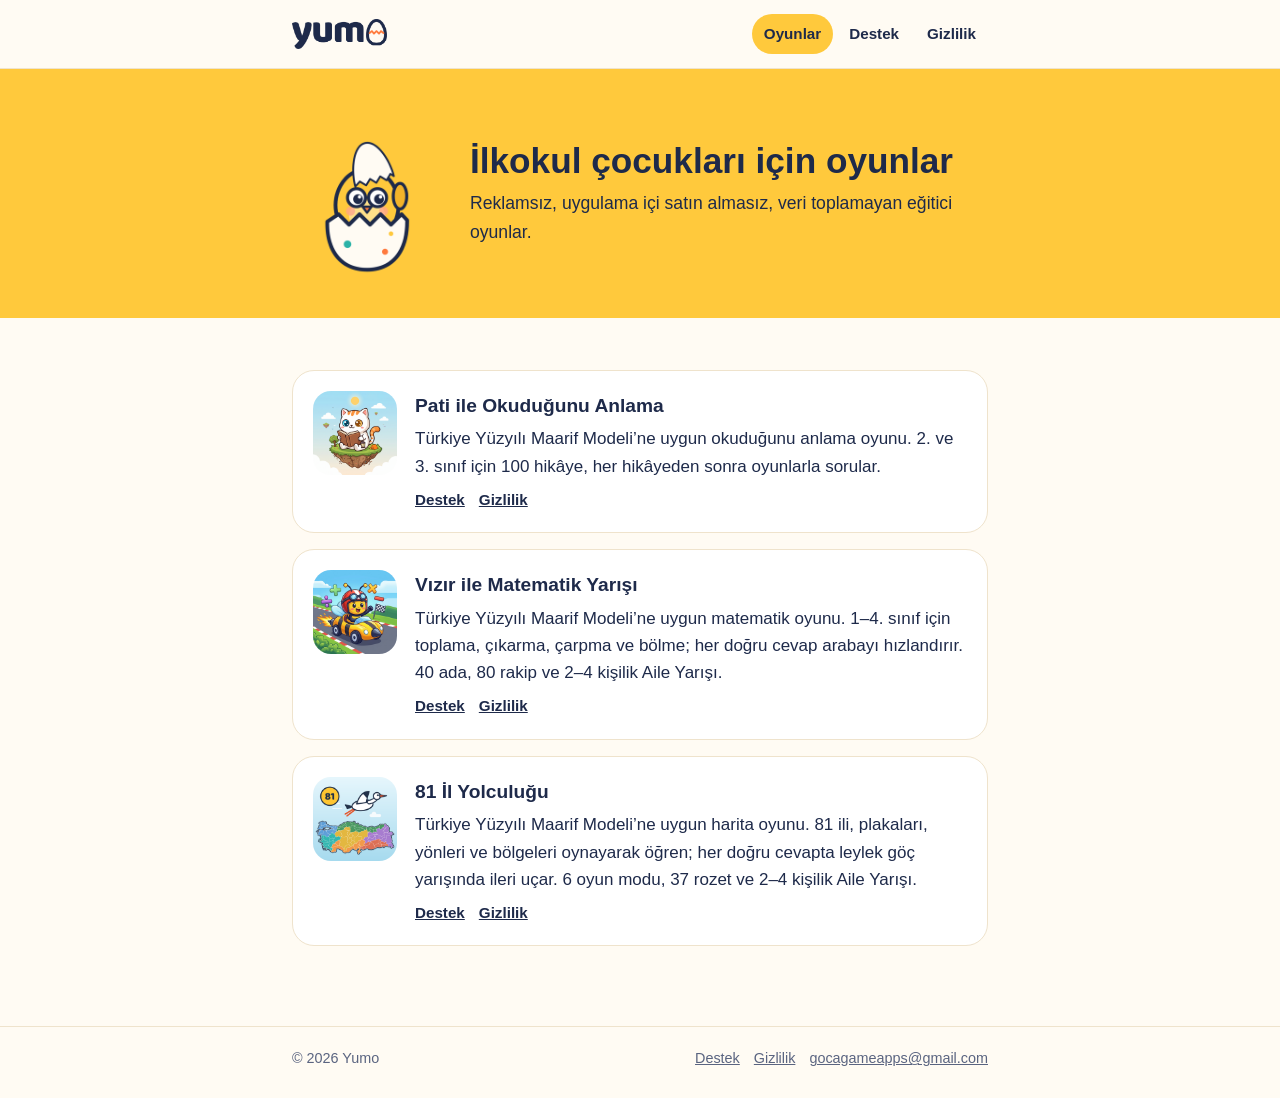
<file: index.html>
<!doctype html>
<html lang="tr">
<head>
<meta charset="utf-8">
<meta name="viewport" content="width=device-width, initial-scale=1">
<title>Yumo</title>
<meta name="description" content="Yumo: ilkokul çocukları için reklamsız eğitici oyunlar.">
<link rel="icon" href="assets/favicon.png">
<link rel="stylesheet" href="assets/site.css">
</head>
<body>
<header class="top"><div class="wrap">
  <a class="brand" href="" aria-label="Yumo ana sayfa"><img src="assets/yumo-word.png" alt="yumo" width="96" height="30"></a>
  <nav aria-label="Site"><a href="" aria-current="page">Oyunlar</a><a href="destek/">Destek</a><a href="gizlilik/">Gizlilik</a></nav>
</div></header>
<section class="hero"><div class="wrap">
  <img src="assets/yumo.png" alt="Yumurtadan çıkan Yumo" width="150" height="169">
  <div><h1>İlkokul çocukları için oyunlar</h1><p>Reklamsız, uygulama içi satın almasız, veri toplamayan eğitici oyunlar.</p></div>
</div></section>
<main><div class="wrap">
  <div class="game">
    <img src="assets/pati-icon.png" alt="Pati ile Okuduğunu Anlama simgesi" width="84" height="84">
    <div>
      <h2>Pati ile Okuduğunu Anlama</h2>
      <p>Türkiye Yüzyılı Maarif Modeli’ne uygun okuduğunu anlama oyunu. 2. ve 3. sınıf için 100 hikâye, her hikâyeden sonra oyunlarla sorular.</p>
      <div class="links"><a href="destek/#pati">Destek</a><a href="gizlilik/">Gizlilik</a></div>
    </div>
  </div>
  <div class="game">
    <img src="assets/matematik-yarisi-icon.png" alt="Vızır ile Matematik Yarışı simgesi" width="84" height="84">
    <div>
      <h2>Vızır ile Matematik Yarışı</h2>
      <p>Türkiye Yüzyılı Maarif Modeli’ne uygun matematik oyunu. 1–4. sınıf için toplama, çıkarma, çarpma ve bölme; her doğru cevap arabayı hızlandırır. 40 ada, 80 rakip ve 2–4 kişilik Aile Yarışı.</p>
      <div class="links"><a href="destek/#matematik-yarisi">Destek</a><a href="gizlilik/">Gizlilik</a></div>
    </div>
  </div>
  <div class="game">
    <img src="assets/ilyolculugu-icon.png" alt="81 İl Yolculuğu simgesi" width="84" height="84">
    <div>
      <h2>81 İl Yolculuğu</h2>
      <p>Türkiye Yüzyılı Maarif Modeli’ne uygun harita oyunu. 81 ili, plakaları, yönleri ve bölgeleri oynayarak öğren; her doğru cevapta leylek göç yarışında ileri uçar. 6 oyun modu, 37 rozet ve 2–4 kişilik Aile Yarışı.</p>
      <div class="links"><a href="destek/#ilyolculugu">Destek</a><a href="gizlilik/">Gizlilik</a></div>
    </div>
  </div>
</div></main>
<footer><div class="wrap">
  <span>© 2026 Yumo</span>
  <span><a href="destek/">Destek</a><a href="gizlilik/">Gizlilik</a><a href="mailto:gocagameapps@gmail.com">gocagameapps@gmail.com</a></span>
</div></footer>
</body>
</html>
</file>
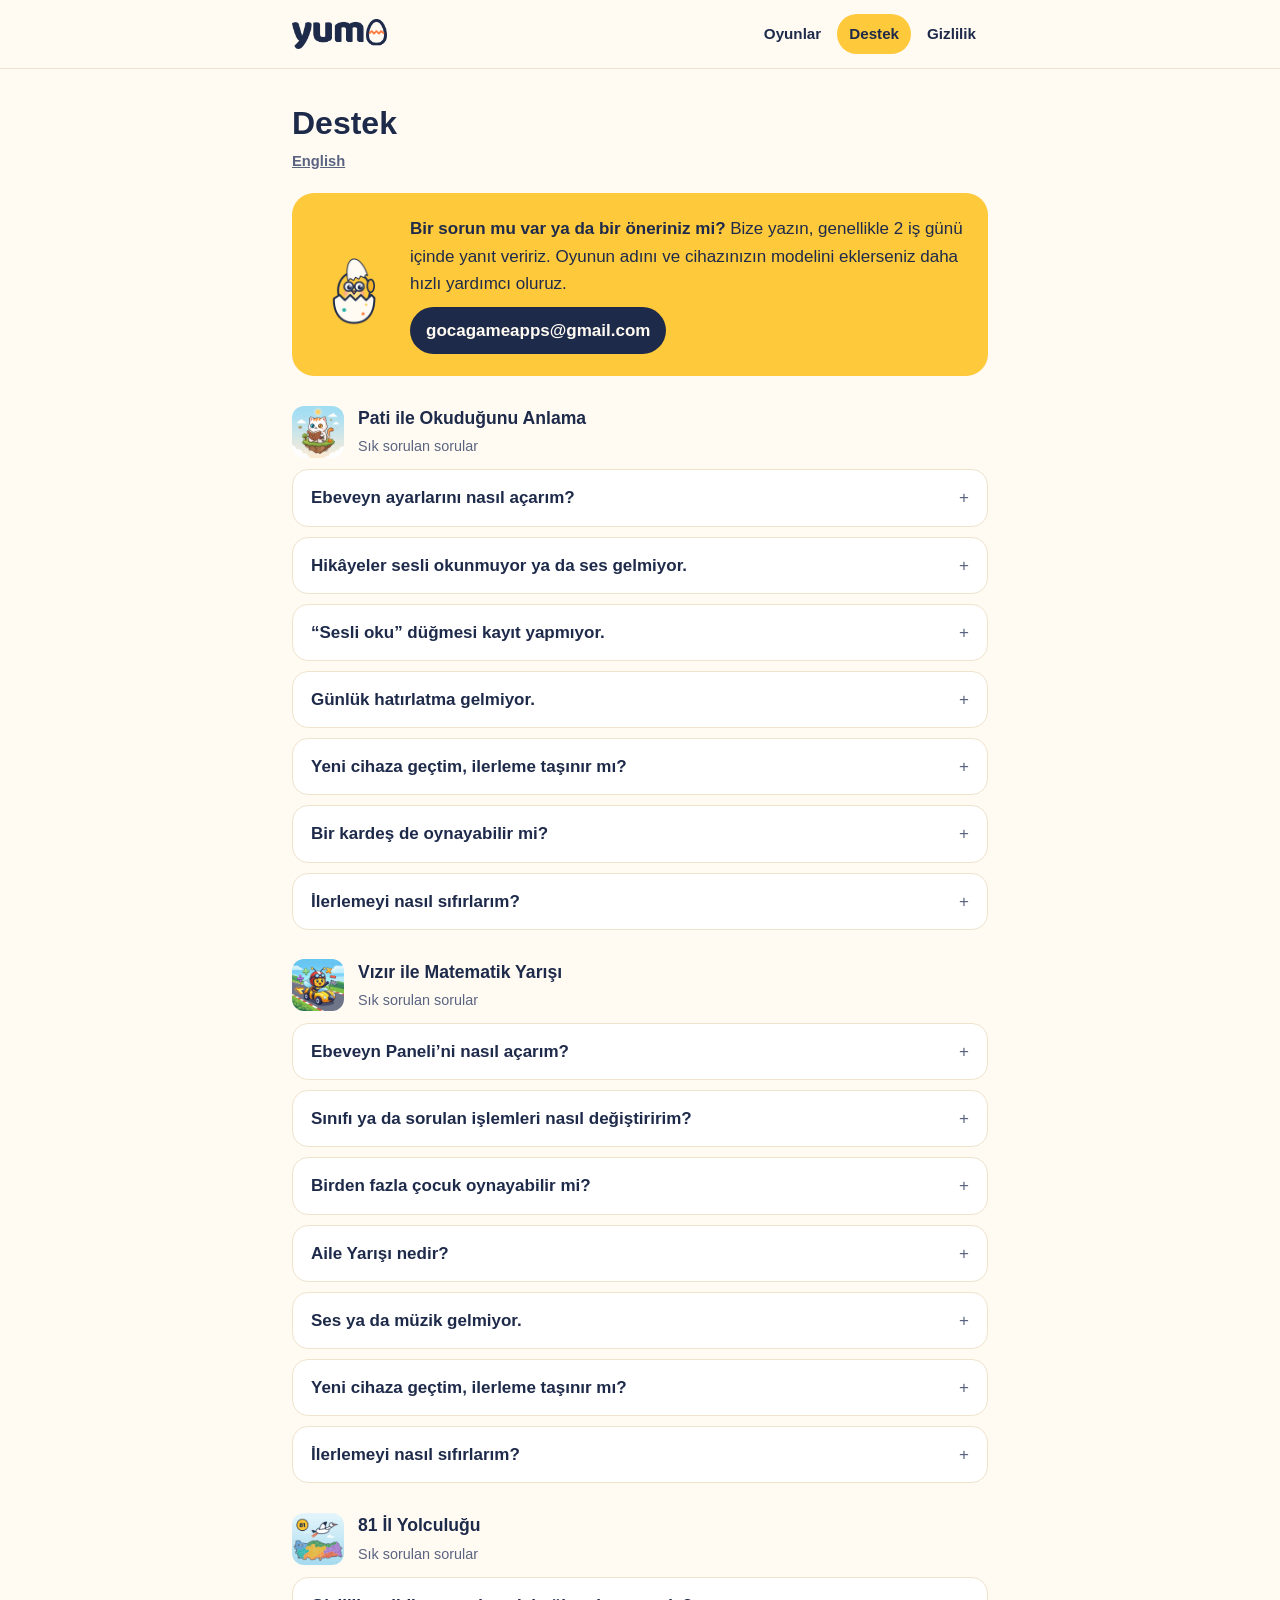
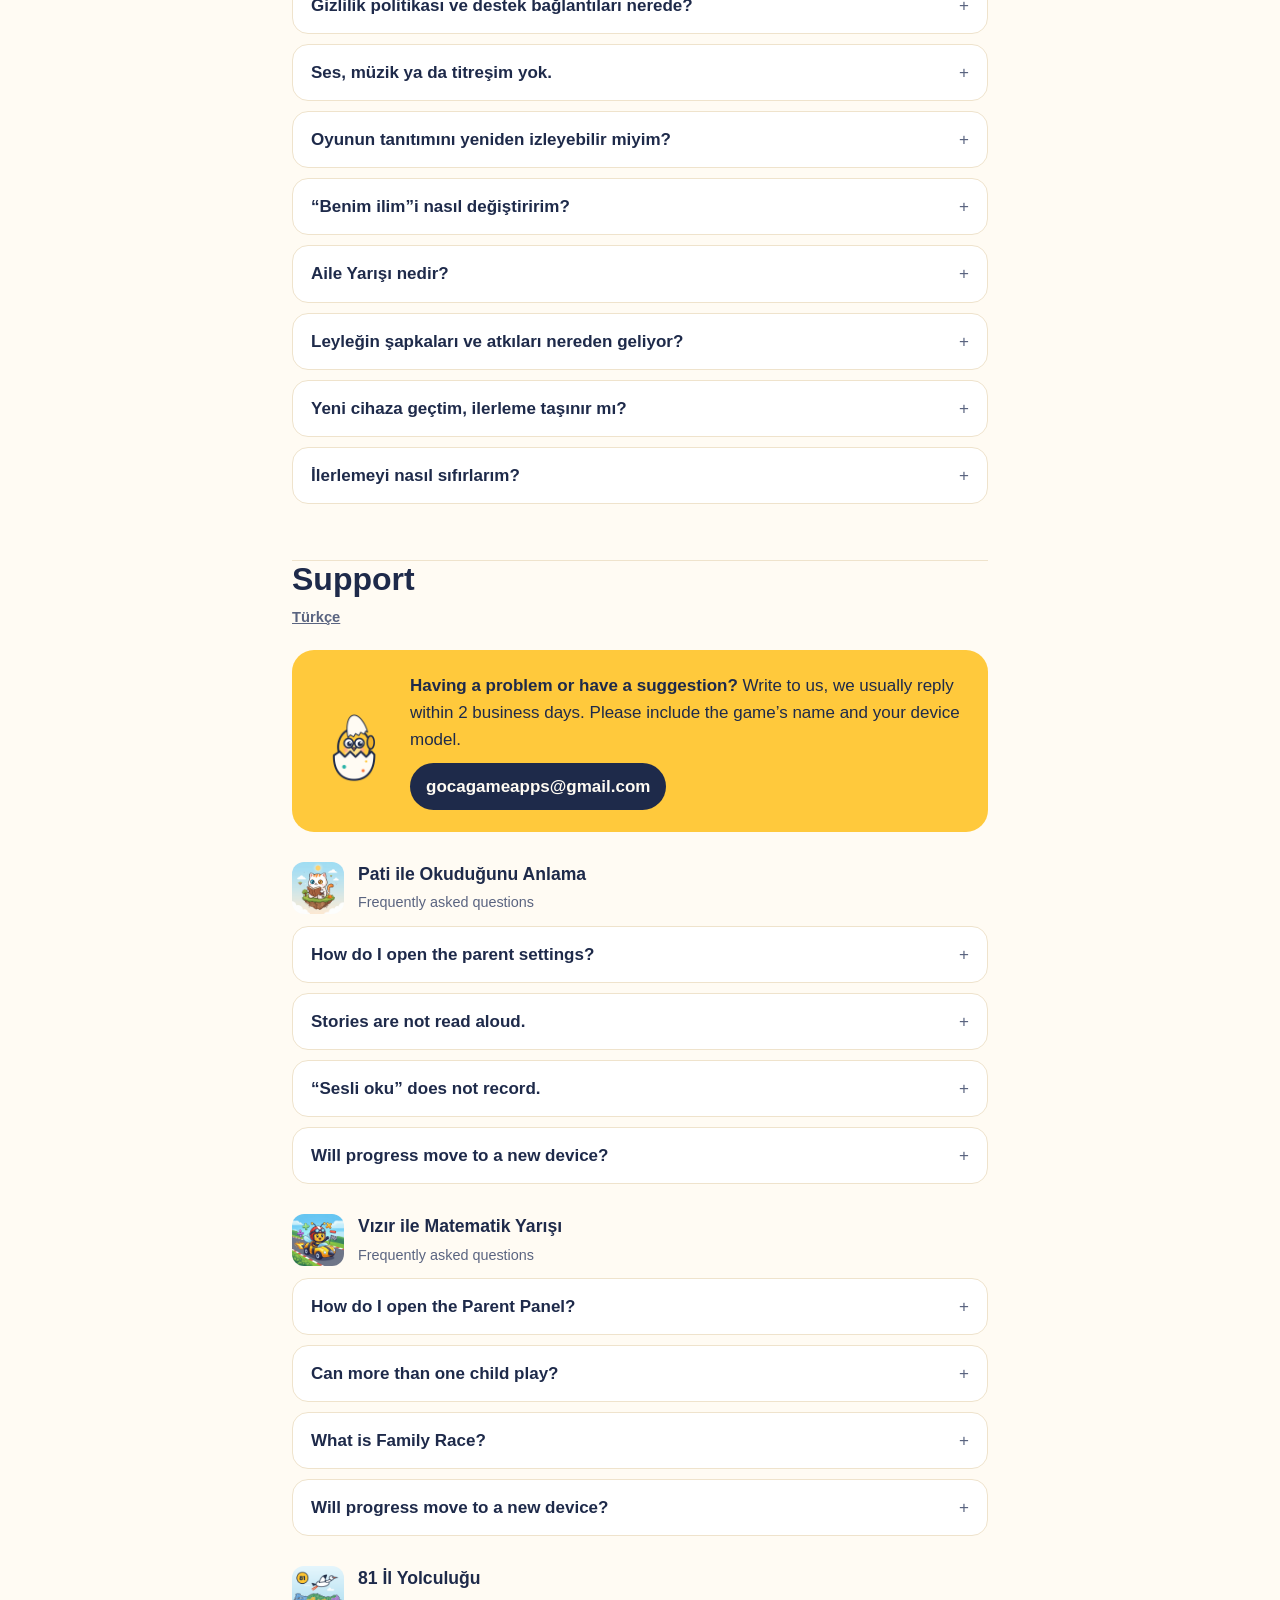
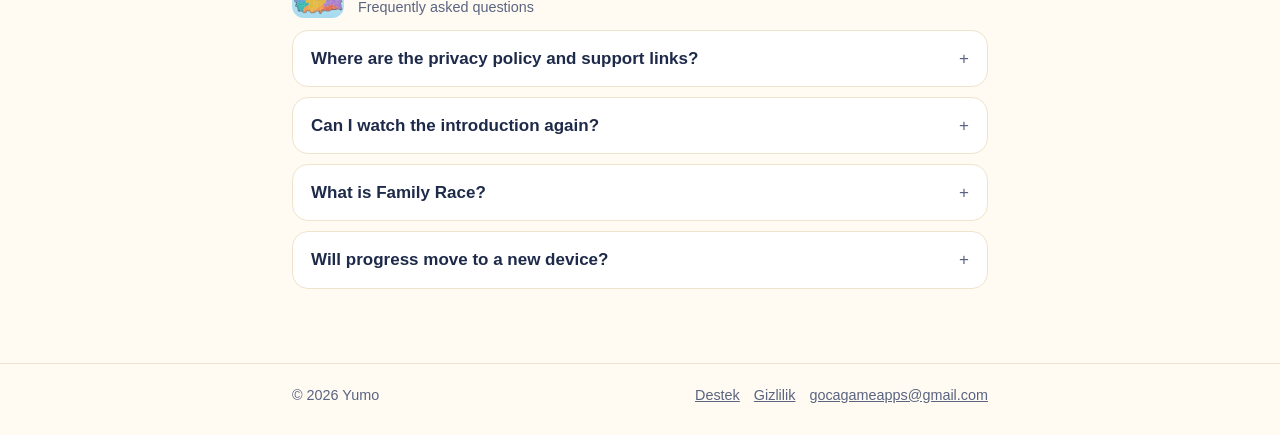
<file: destek/index.html>
<!doctype html>
<html lang="tr">
<head>
<meta charset="utf-8">
<meta name="viewport" content="width=device-width, initial-scale=1">
<title>Yumo: Destek</title>
<meta name="description" content="Yumo oyunları için destek ve sık sorulan sorular.">
<link rel="icon" href="../assets/favicon.png">
<link rel="stylesheet" href="../assets/site.css">
</head>
<body>
<header class="top"><div class="wrap">
  <a class="brand" href="../" aria-label="Yumo ana sayfa"><img src="../assets/yumo-word.png" alt="yumo" width="96" height="30"></a>
  <nav aria-label="Site"><a href="../">Oyunlar</a><a href="../destek/" aria-current="page">Destek</a><a href="../gizlilik/">Gizlilik</a></nav>
</div></header>
<main><div class="wrap">
<section id="tr" lang="tr">
  <h1>Destek</h1>
  <p class="lang"><a href="#en">English</a></p>
  <div class="contact">
    <img src="../assets/yumo.png" alt="" width="76" height="86">
    <div>
      <p><b>Bir sorun mu var ya da bir öneriniz mi?</b> Bize yazın, genellikle 2 iş günü içinde yanıt veririz. Oyunun adını ve cihazınızın modelini eklerseniz daha hızlı yardımcı oluruz.</p>
      <a class="mail" href="mailto:gocagameapps@gmail.com?subject=Destek">gocagameapps@gmail.com</a>
    </div>
  </div>

  <div class="app" id="pati"><img src="../assets/pati-icon.png" alt="" width="52" height="52"><div><b>Pati ile Okuduğunu Anlama</b><span>Sık sorulan sorular</span></div></div>
  <details><summary>Ebeveyn ayarlarını nasıl açarım?</summary><p>Haritanın sağ üstündeki ayar (dişli) düğmesine dokunun. Ekranda iki basamaklı iki sayının çarpımı çıkar (örneğin 14 × 13). Sonucu (182) tuşlarla girin; gerekirse telefonun hesap makinesini kullanabilirsiniz. Bu küçük kapı, ayarları ve izinleri çocukların açmasını önler.</p></details>
  <details><summary>Hikâyeler sesli okunmuyor ya da ses gelmiyor.</summary><p>Hikâyeler cihazın kendi Türkçe sesiyle okunur. Cihazın sesinin açık olduğundan ve sessiz modda olmadığından emin olun. Android’de Ayarlar &gt; Erişilebilirlik &gt; Metin okuma bölümünden Türkçe sesin yüklü olduğunu kontrol edin.</p></details>
  <details><summary>“Sesli oku” düğmesi kayıt yapmıyor.</summary><p>Mikrofon izni, ebeveyn alanında bir yetişkin tarafından verilir: ebeveyn alanını açın ve “Sesli okuma” ayarını açık tutun; izin isteği o anda gelir. Daha önce reddedildiyse iPhone ve iPad’de Ayarlar &gt; Pati &gt; Mikrofon, Android’de Ayarlar &gt; Uygulamalar &gt; Pati &gt; İzinler bölümünden açabilirsiniz. Kayıtlar yalnızca cihazınızda saklanır.</p></details>
  <details><summary>Günlük hatırlatma gelmiyor.</summary><p>Hatırlatmayı ebeveyn ayarlarından açın ve cihaz ayarlarında Pati için bildirimlere izin verin. O gün zaten okunduysa hatırlatma gönderilmez.</p></details>
  <details><summary>Yeni cihaza geçtim, ilerleme taşınır mı?</summary><p>Hesap olmadığı ve veri toplanmadığı için ilerleme yalnızca o cihazda saklanır, başka cihaza taşınmaz. Satın alımınızı aynı Apple Kimliği ya da Google hesabıyla yeni cihaza ücretsiz indirebilirsiniz.</p></details>
  <details><summary>Bir kardeş de oynayabilir mi?</summary><p>Evet. “Bugün kim okuyor?” ekranından yeni okur ekleyebilirsiniz. Her okurun adaları ve çıkartmaları ayrıdır.</p></details>
  <details><summary>İlerlemeyi nasıl sıfırlarım?</summary><p>Ebeveyn ayarlarındaki “Kaydı sıfırla” ile. Bu işlem geri alınamaz.</p></details>

  <div class="app" id="matematik-yarisi"><img src="../assets/matematik-yarisi-icon.png" alt="" width="52" height="52"><div><b>Vızır ile Matematik Yarışı</b><span>Sık sorulan sorular</span></div></div>
  <details><summary>Ebeveyn Paneli’ni nasıl açarım?</summary><p>Ana ekranın sağ üstündeki Ayarlar düğmesine, sonra “Ebeveyn Paneli”ne dokunun. Ekranda iki basamaklı iki sayının çarpımı çıkar (örneğin 14 × 13). Sonucu (182) tuşlarla girin; gerekirse telefonun hesap makinesini kullanabilirsiniz. Panelde gelişim raporu, ayarlar ve profil işlemleri bulunur.</p></details>
  <details><summary>Sınıfı ya da sorulan işlemleri nasıl değiştiririm?</summary><p>Ebeveyn Paneli &gt; Ayarlar &gt; “Sınıfı ve işlemleri değiştir”. Her sınıfın ilerlemesi ayrı tutulur.</p></details>
  <details><summary>Birden fazla çocuk oynayabilir mi?</summary><p>Evet. Bir cihazda en fazla 4 yarışçı olabilir; her birinin yıldızları, arabaları ve rozetleri ayrıdır. Yeni yarışçıyı Ebeveyn Paneli &gt; Ayarlar &gt; “Yarışçı değiştir / ekle” bölümünden ekleyebilirsiniz.</p></details>
  <details><summary>Aile Yarışı nedir?</summary><p>Ana ekrandan açılan, aynı cihazda 2–4 kişinin sırayla yarıştığı moddur. Çocuklar kendi sınıflarının sorularını, yetişkinler 4. sınıf sorularını çözer.</p></details>
  <details><summary>Ses ya da müzik gelmiyor.</summary><p>Ayarlar’daki ses ve müzik düğmelerinin açık olduğundan, cihazın sesinin açık ve sessiz modda olmadığından emin olun.</p></details>
  <details><summary>Yeni cihaza geçtim, ilerleme taşınır mı?</summary><p>Hesap olmadığı ve veri toplanmadığı için ilerleme yalnızca o cihazda saklanır, başka cihaza taşınmaz. Satın alımınızı aynı Apple Kimliği ya da Google hesabıyla yeni cihaza ücretsiz indirebilirsiniz.</p></details>
  <details><summary>İlerlemeyi nasıl sıfırlarım?</summary><p>Ebeveyn Paneli &gt; Ayarlar’da çocuğun adının altındaki sıfırlama seçenekleriyle: yalnızca bir sınıfın ilerlemesi ya da profilin tamamı sıfırlanabilir. Bu işlem geri alınamaz.</p></details>

  <div class="app" id="ilyolculugu"><img src="../assets/ilyolculugu-icon.png" alt="" width="52" height="52"><div><b>81 İl Yolculuğu</b><span>Sık sorulan sorular</span></div></div>
  <details><summary>Gizlilik politikası ve destek bağlantıları nerede?</summary><p>Ana ekranın sağ üstündeki ayar (dişli) düğmesine, sonra “Gizlilik ve destek”e dokunun. Ses, titreşim ve “Leylek anlatsın” (tanıtımı yeniden izle) da Ayarlar’dadır.</p></details>
  <details><summary>Ses, müzik ya da titreşim yok.</summary><p>Ayarlar’daki (dişli) “Ses ve müzik” ve “Titreşim” düğmelerinin açık olduğundan, cihazın sesinin açık ve sessiz modda olmadığından emin olun.</p></details>
  <details><summary>Oyunun tanıtımını yeniden izleyebilir miyim?</summary><p>Evet. Ayarlar’da “Leylek anlatsın”a dokunun; leylek ana ekranı ve oyun modlarını baştan anlatır.</p></details>
  <details><summary>“Benim ilim”i nasıl değiştiririm?</summary><p>Ana ekrandaki “Benim ilim” düğmesine dokunup haritadan ya da listeden yeni ili seçin. Oyun önce bu ilden ve komşularından sorar.</p></details>
  <details><summary>Aile Yarışı nedir?</summary><p>Aynı cihazda 2–4 kişinin sırayla yarıştığı moddur. Sırası gelen oyuncu ili haritada bulur; ilk varan kazanır.</p></details>
  <details><summary>Leyleğin şapkaları ve atkıları nereden geliyor?</summary><p>Rozet kazandıkça yeni eşyalar açılır. Ana ekrandaki “Yuvam” bölümünden leyleği istediğiniz gibi giydirebilirsiniz.</p></details>
  <details><summary>Yeni cihaza geçtim, ilerleme taşınır mı?</summary><p>Hesap olmadığı ve veri toplanmadığı için ilerleme yalnızca o cihazda saklanır, başka cihaza taşınmaz. Satın alımınızı aynı Apple Kimliği ya da Google hesabıyla yeni cihaza ücretsiz indirebilirsiniz.</p></details>
  <details><summary>İlerlemeyi nasıl sıfırlarım?</summary><p>Oyunu silip yeniden yüklediğinizde bulunan iller, rozetler ve leyleğin eşyaları sıfırlanır.</p></details>
</section>

<hr>

<section id="en" lang="en">
  <h1>Support</h1>
  <p class="lang"><a href="#tr">Türkçe</a></p>
  <div class="contact">
    <img src="../assets/yumo.png" alt="" width="76" height="86">
    <div>
      <p><b>Having a problem or have a suggestion?</b> Write to us, we usually reply within 2 business days. Please include the game’s name and your device model.</p>
      <a class="mail" href="mailto:gocagameapps@gmail.com?subject=Support">gocagameapps@gmail.com</a>
    </div>
  </div>
  <div class="app"><img src="../assets/pati-icon.png" alt="" width="52" height="52"><div><b>Pati ile Okuduğunu Anlama</b><span>Frequently asked questions</span></div></div>
  <details><summary>How do I open the parent settings?</summary><p>Tap the gear button at the top right of the map, then solve the multiplication shown (for example 14 × 13) and type the answer (182) on the keypad. This small gate keeps settings and permissions away from children.</p></details>
  <details><summary>Stories are not read aloud.</summary><p>Stories use the device’s built-in Turkish voice. Check the volume and silent mode. On Android, make sure a Turkish voice is installed under Settings &gt; Accessibility &gt; Text-to-speech.</p></details>
  <details><summary>“Sesli oku” does not record.</summary><p>The microphone permission is given by an adult inside the parent area: open it and keep “Sesli okuma” on, and the permission request appears there. If it was declined before, turn it on in the device settings for the app. Recordings stay on your device.</p></details>
  <details><summary>Will progress move to a new device?</summary><p>There are no accounts and no data is collected, so progress stays on the device. You can download your purchase again for free with the same Apple ID or Google account.</p></details>

  <div class="app"><img src="../assets/matematik-yarisi-icon.png" alt="" width="52" height="52"><div><b>Vızır ile Matematik Yarışı</b><span>Frequently asked questions</span></div></div>
  <details><summary>How do I open the Parent Panel?</summary><p>Tap Settings at the top right of the home screen, then “Ebeveyn Paneli”. Solve the multiplication shown (for example 14 × 13) and type the answer (182) on the keypad. The panel holds the progress report, the settings and the profile options.</p></details>
  <details><summary>Can more than one child play?</summary><p>Yes. Up to 4 racers per device, each with their own stars, cars and badges. Add one in Parent Panel &gt; Settings.</p></details>
  <details><summary>What is Family Race?</summary><p>A mode on the home screen where 2–4 people take turns on one device. Children get questions for their grade; adults get grade-4 questions.</p></details>
  <details><summary>Will progress move to a new device?</summary><p>There are no accounts and no data is collected, so progress stays on the device. You can download your purchase again for free with the same Apple ID or Google account.</p></details>

  <div class="app"><img src="../assets/ilyolculugu-icon.png" alt="" width="52" height="52"><div><b>81 İl Yolculuğu</b><span>Frequently asked questions</span></div></div>
  <details><summary>Where are the privacy policy and support links?</summary><p>Tap the gear button at the top right of the home screen, then “Gizlilik ve destek”. Sound, vibration and “Leylek anlatsın” (replay the introduction) are in Settings too.</p></details>
  <details><summary>Can I watch the introduction again?</summary><p>Yes. In Settings (gear), tap “Leylek anlatsın” and the stork explains the home screen and the game modes again.</p></details>
  <details><summary>What is Family Race?</summary><p>A mode where 2–4 people take turns on one device. The player whose turn it is finds the province on the map; the first to the finish wins.</p></details>
  <details><summary>Will progress move to a new device?</summary><p>There are no accounts and no data is collected, so progress stays on the device. You can download your purchase again for free with the same Apple ID or Google account.</p></details>
</section>
</div></main>
<footer><div class="wrap">
  <span>© 2026 Yumo</span>
  <span><a href="../destek/">Destek</a><a href="../gizlilik/">Gizlilik</a><a href="mailto:gocagameapps@gmail.com">gocagameapps@gmail.com</a></span>
</div></footer>
</body>
</html>
</file>
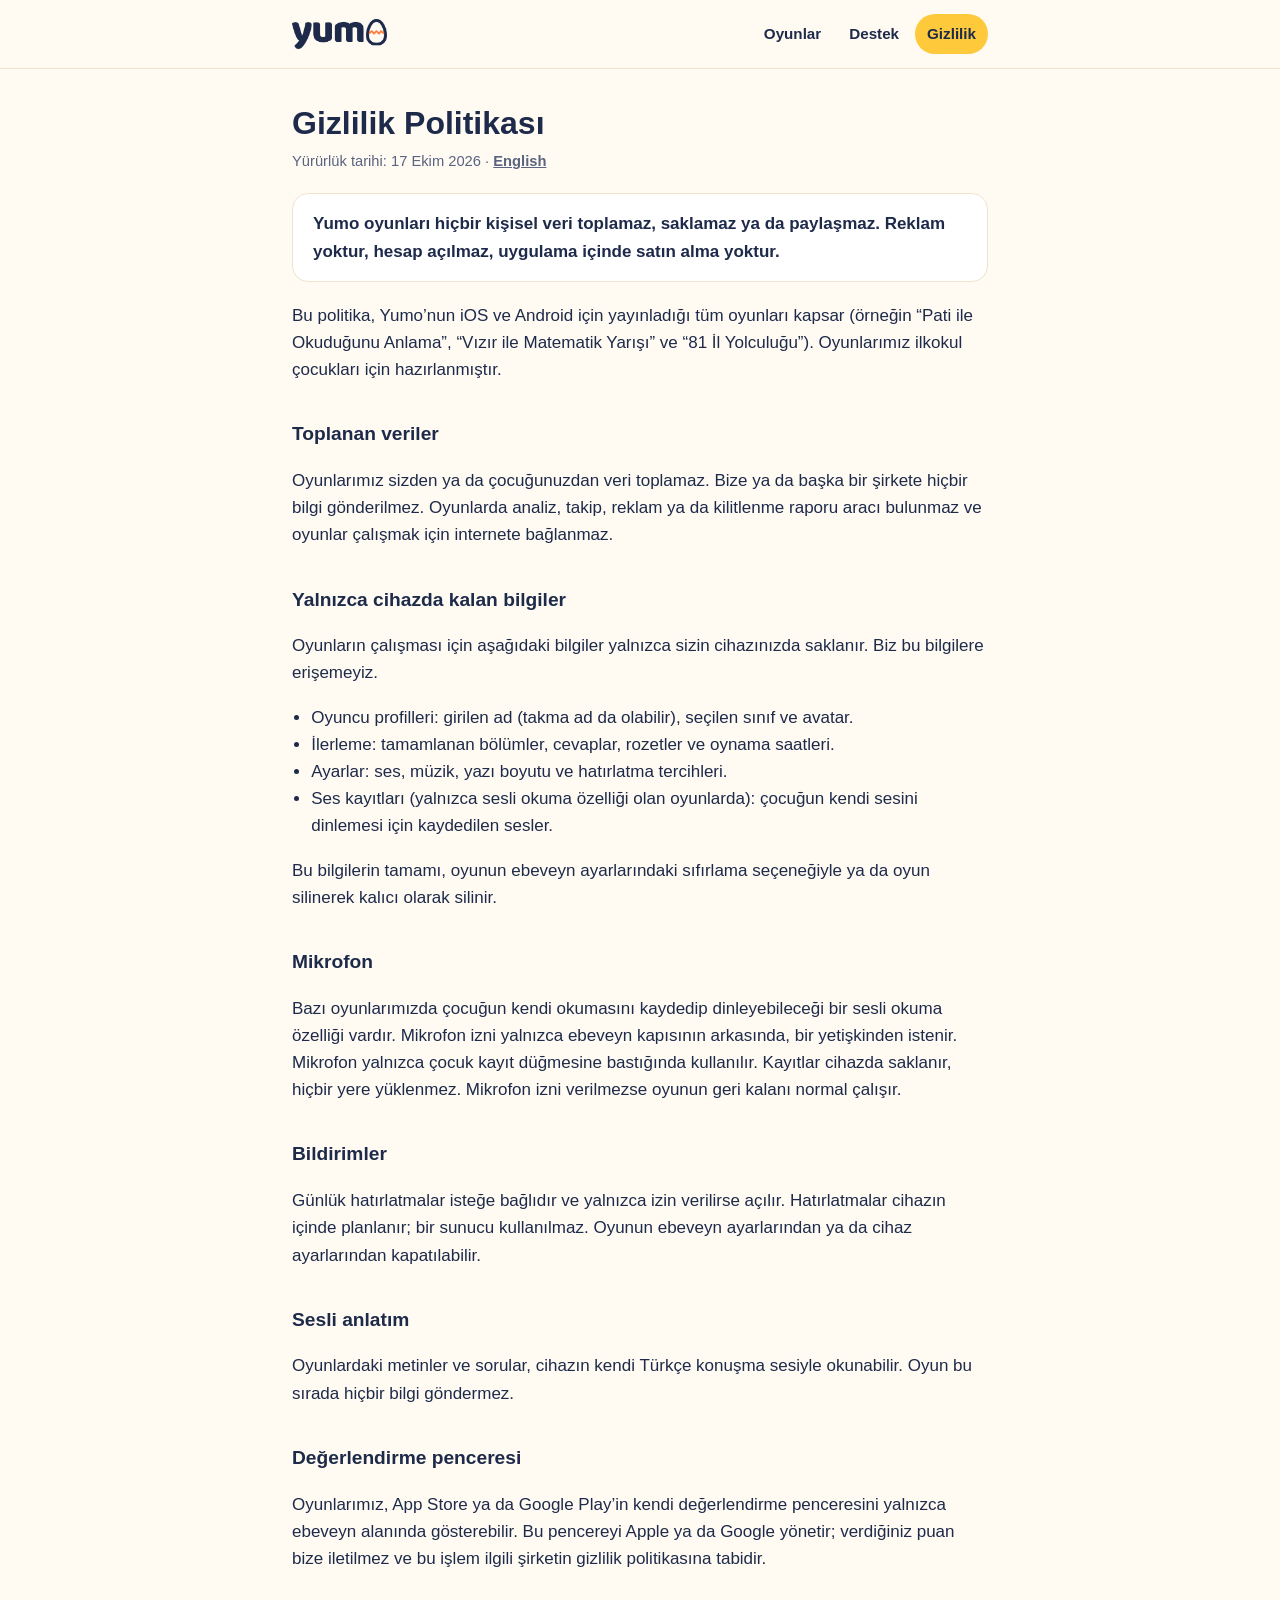
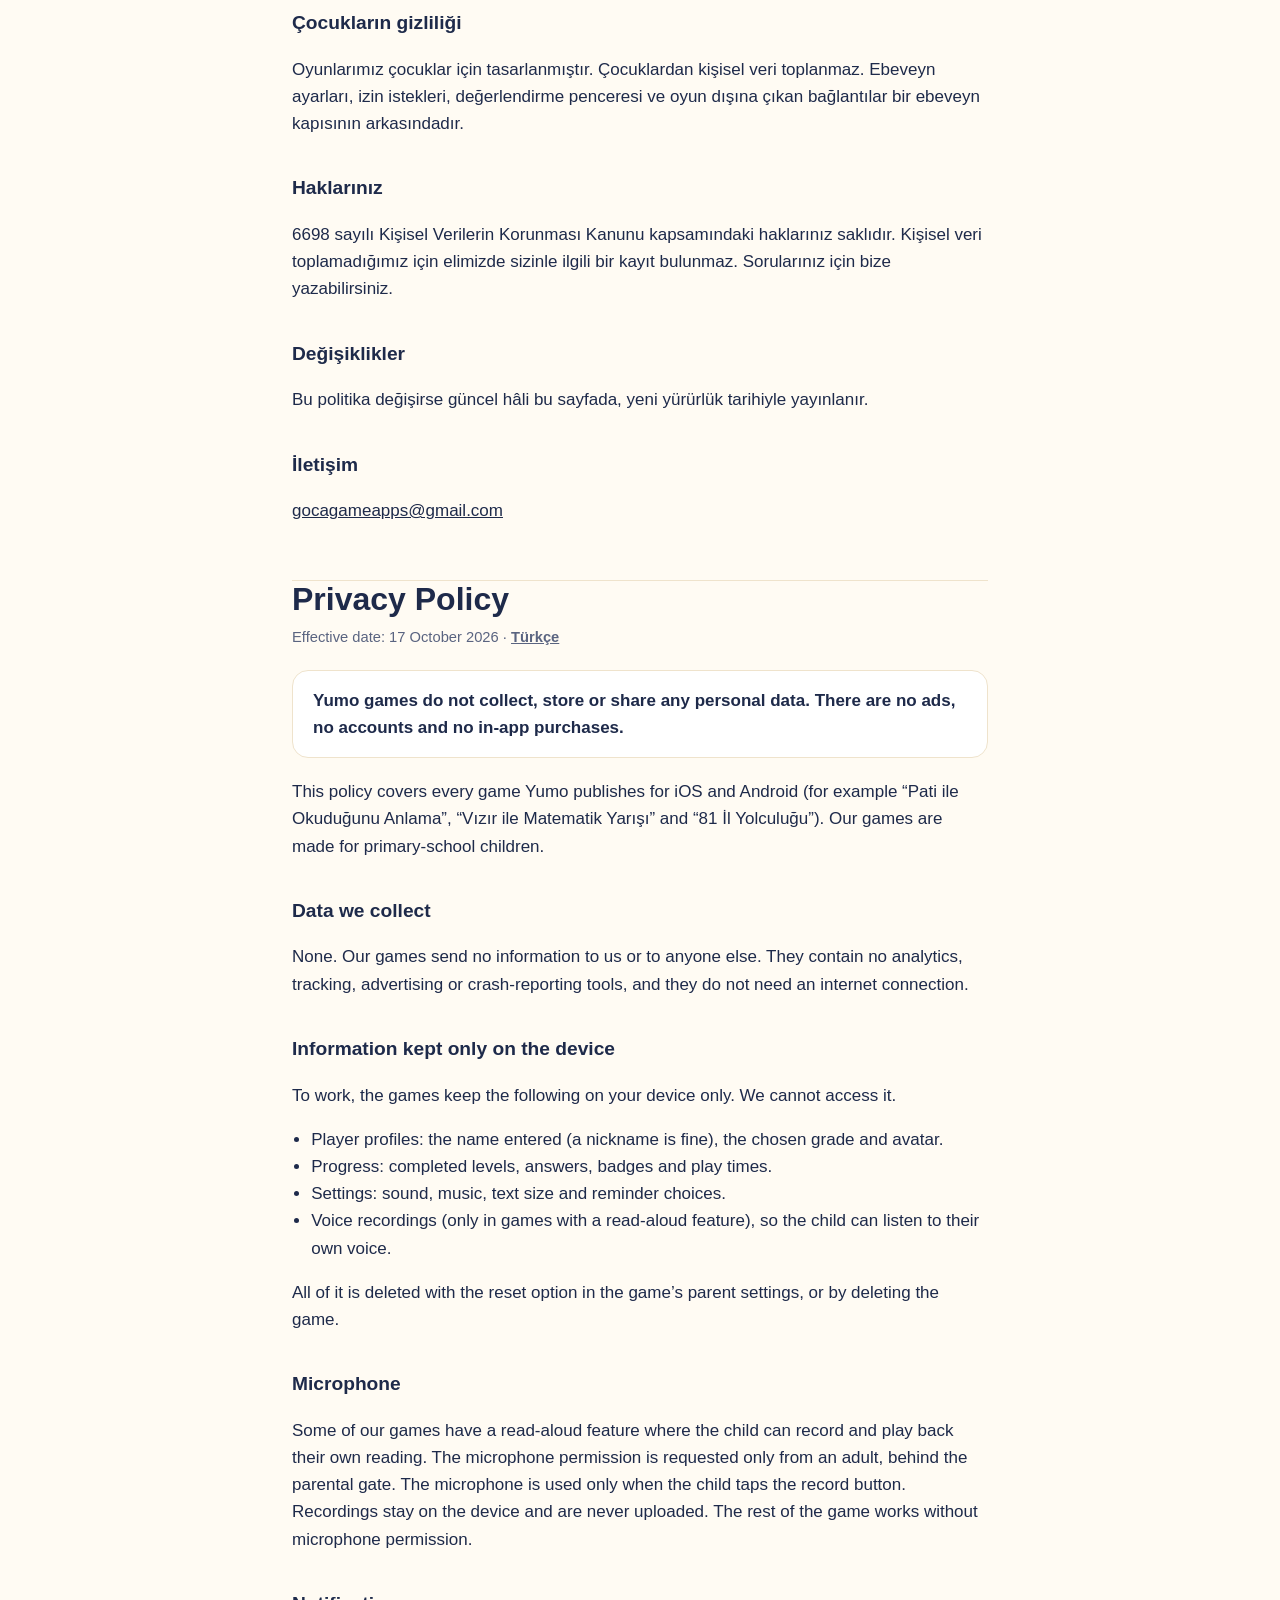
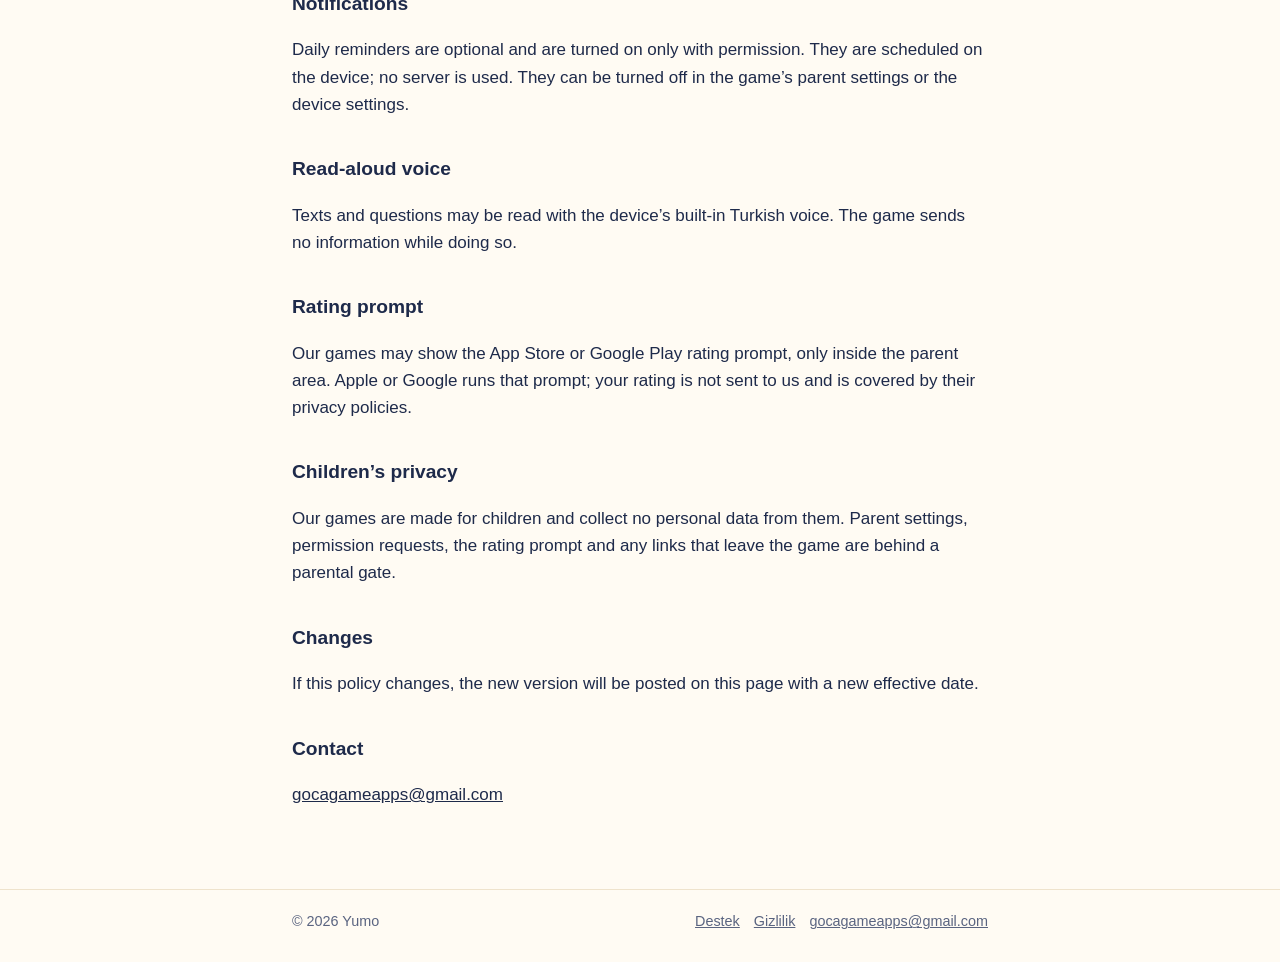
<file: gizlilik/index.html>
<!doctype html>
<html lang="tr">
<head>
<meta charset="utf-8">
<meta name="viewport" content="width=device-width, initial-scale=1">
<title>Yumo: Gizlilik Politikası</title>
<meta name="description" content="Yumo oyunlarının gizlilik politikası. Oyunlarımız veri toplamaz.">
<link rel="icon" href="../assets/favicon.png">
<link rel="stylesheet" href="../assets/site.css">
</head>
<body>
<header class="top"><div class="wrap">
  <a class="brand" href="../" aria-label="Yumo ana sayfa"><img src="../assets/yumo-word.png" alt="yumo" width="96" height="30"></a>
  <nav aria-label="Site"><a href="../">Oyunlar</a><a href="../destek/">Destek</a><a href="../gizlilik/" aria-current="page">Gizlilik</a></nav>
</div></header>
<main><div class="wrap">
<section id="tr" lang="tr">
<h1>Gizlilik Politikası</h1>
  <p class="lang">Yürürlük tarihi: 17 Ekim 2026 · <a href="#en">English</a></p>

<div class="box"><p>Yumo oyunları hiçbir kişisel veri toplamaz, saklamaz ya da paylaşmaz. Reklam yoktur, hesap açılmaz, uygulama içinde satın alma yoktur.</p></div>

<p>Bu politika, Yumo’nun iOS ve Android için yayınladığı tüm oyunları kapsar (örneğin “Pati ile Okuduğunu Anlama”, “Vızır ile Matematik Yarışı” ve “81 İl Yolculuğu”). Oyunlarımız ilkokul çocukları için hazırlanmıştır.</p>

<h2>Toplanan veriler</h2>
<p>Oyunlarımız sizden ya da çocuğunuzdan veri toplamaz. Bize ya da başka bir şirkete hiçbir bilgi gönderilmez. Oyunlarda analiz, takip, reklam ya da kilitlenme raporu aracı bulunmaz ve oyunlar çalışmak için internete bağlanmaz.</p>

<h2>Yalnızca cihazda kalan bilgiler</h2>
<p>Oyunların çalışması için aşağıdaki bilgiler yalnızca sizin cihazınızda saklanır. Biz bu bilgilere erişemeyiz.</p>
<ul>
  <li>Oyuncu profilleri: girilen ad (takma ad da olabilir), seçilen sınıf ve avatar.</li>
  <li>İlerleme: tamamlanan bölümler, cevaplar, rozetler ve oynama saatleri.</li>
  <li>Ayarlar: ses, müzik, yazı boyutu ve hatırlatma tercihleri.</li>
  <li>Ses kayıtları (yalnızca sesli okuma özelliği olan oyunlarda): çocuğun kendi sesini dinlemesi için kaydedilen sesler.</li>
</ul>
<p>Bu bilgilerin tamamı, oyunun ebeveyn ayarlarındaki sıfırlama seçeneğiyle ya da oyun silinerek kalıcı olarak silinir.</p>

<h2>Mikrofon</h2>
<p>Bazı oyunlarımızda çocuğun kendi okumasını kaydedip dinleyebileceği bir sesli okuma özelliği vardır. Mikrofon izni yalnızca ebeveyn kapısının arkasında, bir yetişkinden istenir. Mikrofon yalnızca çocuk kayıt düğmesine bastığında kullanılır. Kayıtlar cihazda saklanır, hiçbir yere yüklenmez. Mikrofon izni verilmezse oyunun geri kalanı normal çalışır.</p>

<h2>Bildirimler</h2>
<p>Günlük hatırlatmalar isteğe bağlıdır ve yalnızca izin verilirse açılır. Hatırlatmalar cihazın içinde planlanır; bir sunucu kullanılmaz. Oyunun ebeveyn ayarlarından ya da cihaz ayarlarından kapatılabilir.</p>

<h2>Sesli anlatım</h2>
<p>Oyunlardaki metinler ve sorular, cihazın kendi Türkçe konuşma sesiyle okunabilir. Oyun bu sırada hiçbir bilgi göndermez.</p>

<h2>Değerlendirme penceresi</h2>
<p>Oyunlarımız, App Store ya da Google Play’in kendi değerlendirme penceresini yalnızca ebeveyn alanında gösterebilir. Bu pencereyi Apple ya da Google yönetir; verdiğiniz puan bize iletilmez ve bu işlem ilgili şirketin gizlilik politikasına tabidir.</p>

<h2>Çocukların gizliliği</h2>
<p>Oyunlarımız çocuklar için tasarlanmıştır. Çocuklardan kişisel veri toplanmaz. Ebeveyn ayarları, izin istekleri, değerlendirme penceresi ve oyun dışına çıkan bağlantılar bir ebeveyn kapısının arkasındadır.</p>

<h2>Haklarınız</h2>
<p>6698 sayılı Kişisel Verilerin Korunması Kanunu kapsamındaki haklarınız saklıdır. Kişisel veri toplamadığımız için elimizde sizinle ilgili bir kayıt bulunmaz. Sorularınız için bize yazabilirsiniz.</p>

<h2>Değişiklikler</h2>
<p>Bu politika değişirse güncel hâli bu sayfada, yeni yürürlük tarihiyle yayınlanır.</p>

<h2>İletişim</h2>
<p><a href="mailto:gocagameapps@gmail.com">gocagameapps@gmail.com</a></p>
</section>
<hr>
<section id="en" lang="en">
<h1>Privacy Policy</h1>
  <p class="lang">Effective date: 17 October 2026 · <a href="#tr">Türkçe</a></p>

<div class="box"><p>Yumo games do not collect, store or share any personal data. There are no ads, no accounts and no in-app purchases.</p></div>

<p>This policy covers every game Yumo publishes for iOS and Android (for example “Pati ile Okuduğunu Anlama”, “Vızır ile Matematik Yarışı” and “81 İl Yolculuğu”). Our games are made for primary-school children.</p>

<h2>Data we collect</h2>
<p>None. Our games send no information to us or to anyone else. They contain no analytics, tracking, advertising or crash-reporting tools, and they do not need an internet connection.</p>

<h2>Information kept only on the device</h2>
<p>To work, the games keep the following on your device only. We cannot access it.</p>
<ul>
  <li>Player profiles: the name entered (a nickname is fine), the chosen grade and avatar.</li>
  <li>Progress: completed levels, answers, badges and play times.</li>
  <li>Settings: sound, music, text size and reminder choices.</li>
  <li>Voice recordings (only in games with a read-aloud feature), so the child can listen to their own voice.</li>
</ul>
<p>All of it is deleted with the reset option in the game’s parent settings, or by deleting the game.</p>

<h2>Microphone</h2>
<p>Some of our games have a read-aloud feature where the child can record and play back their own reading. The microphone permission is requested only from an adult, behind the parental gate. The microphone is used only when the child taps the record button. Recordings stay on the device and are never uploaded. The rest of the game works without microphone permission.</p>

<h2>Notifications</h2>
<p>Daily reminders are optional and are turned on only with permission. They are scheduled on the device; no server is used. They can be turned off in the game’s parent settings or the device settings.</p>

<h2>Read-aloud voice</h2>
<p>Texts and questions may be read with the device’s built-in Turkish voice. The game sends no information while doing so.</p>

<h2>Rating prompt</h2>
<p>Our games may show the App Store or Google Play rating prompt, only inside the parent area. Apple or Google runs that prompt; your rating is not sent to us and is covered by their privacy policies.</p>

<h2>Children’s privacy</h2>
<p>Our games are made for children and collect no personal data from them. Parent settings, permission requests, the rating prompt and any links that leave the game are behind a parental gate.</p>

<h2>Changes</h2>
<p>If this policy changes, the new version will be posted on this page with a new effective date.</p>

<h2>Contact</h2>
<p><a href="mailto:gocagameapps@gmail.com">gocagameapps@gmail.com</a></p>
</section>
</div></main>
<footer><div class="wrap">
  <span>© 2026 Yumo</span>
  <span><a href="../destek/">Destek</a><a href="../gizlilik/">Gizlilik</a><a href="mailto:gocagameapps@gmail.com">gocagameapps@gmail.com</a></span>
</div></footer>
</body>
</html>
</file>
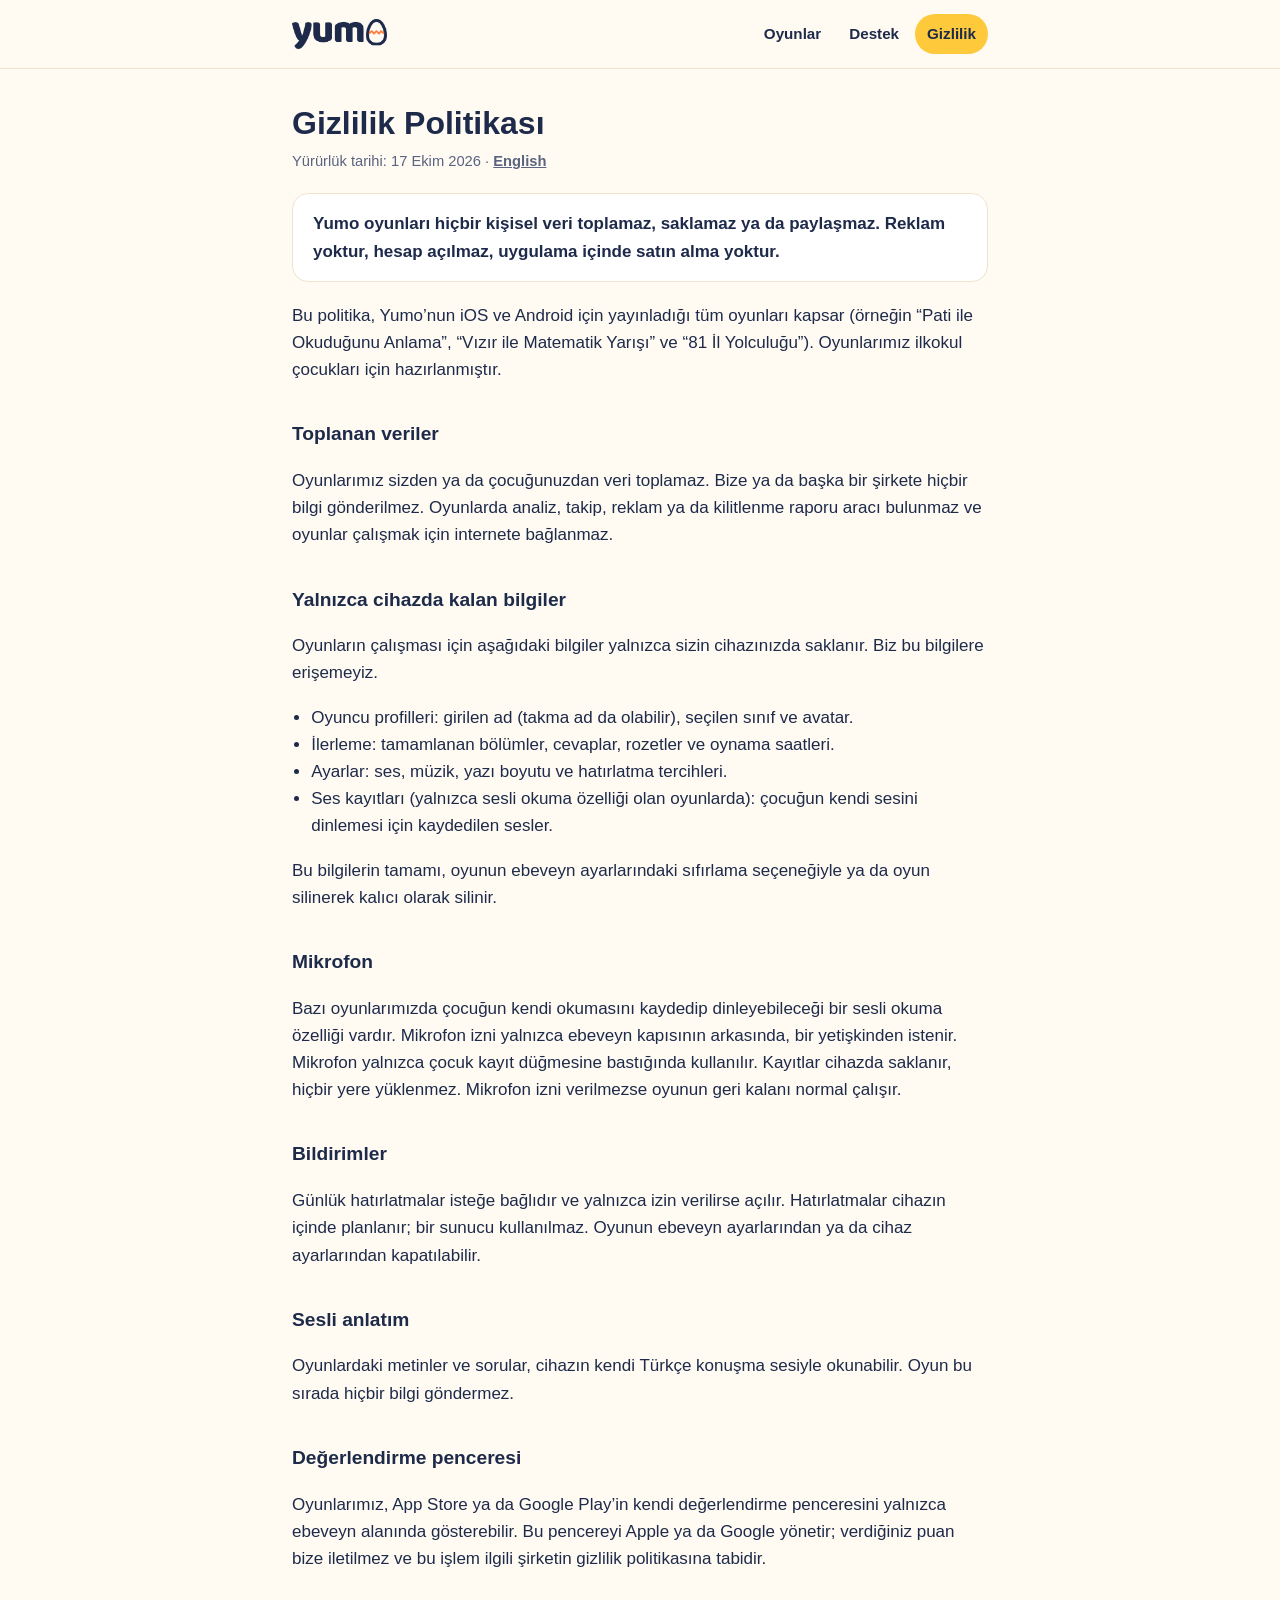
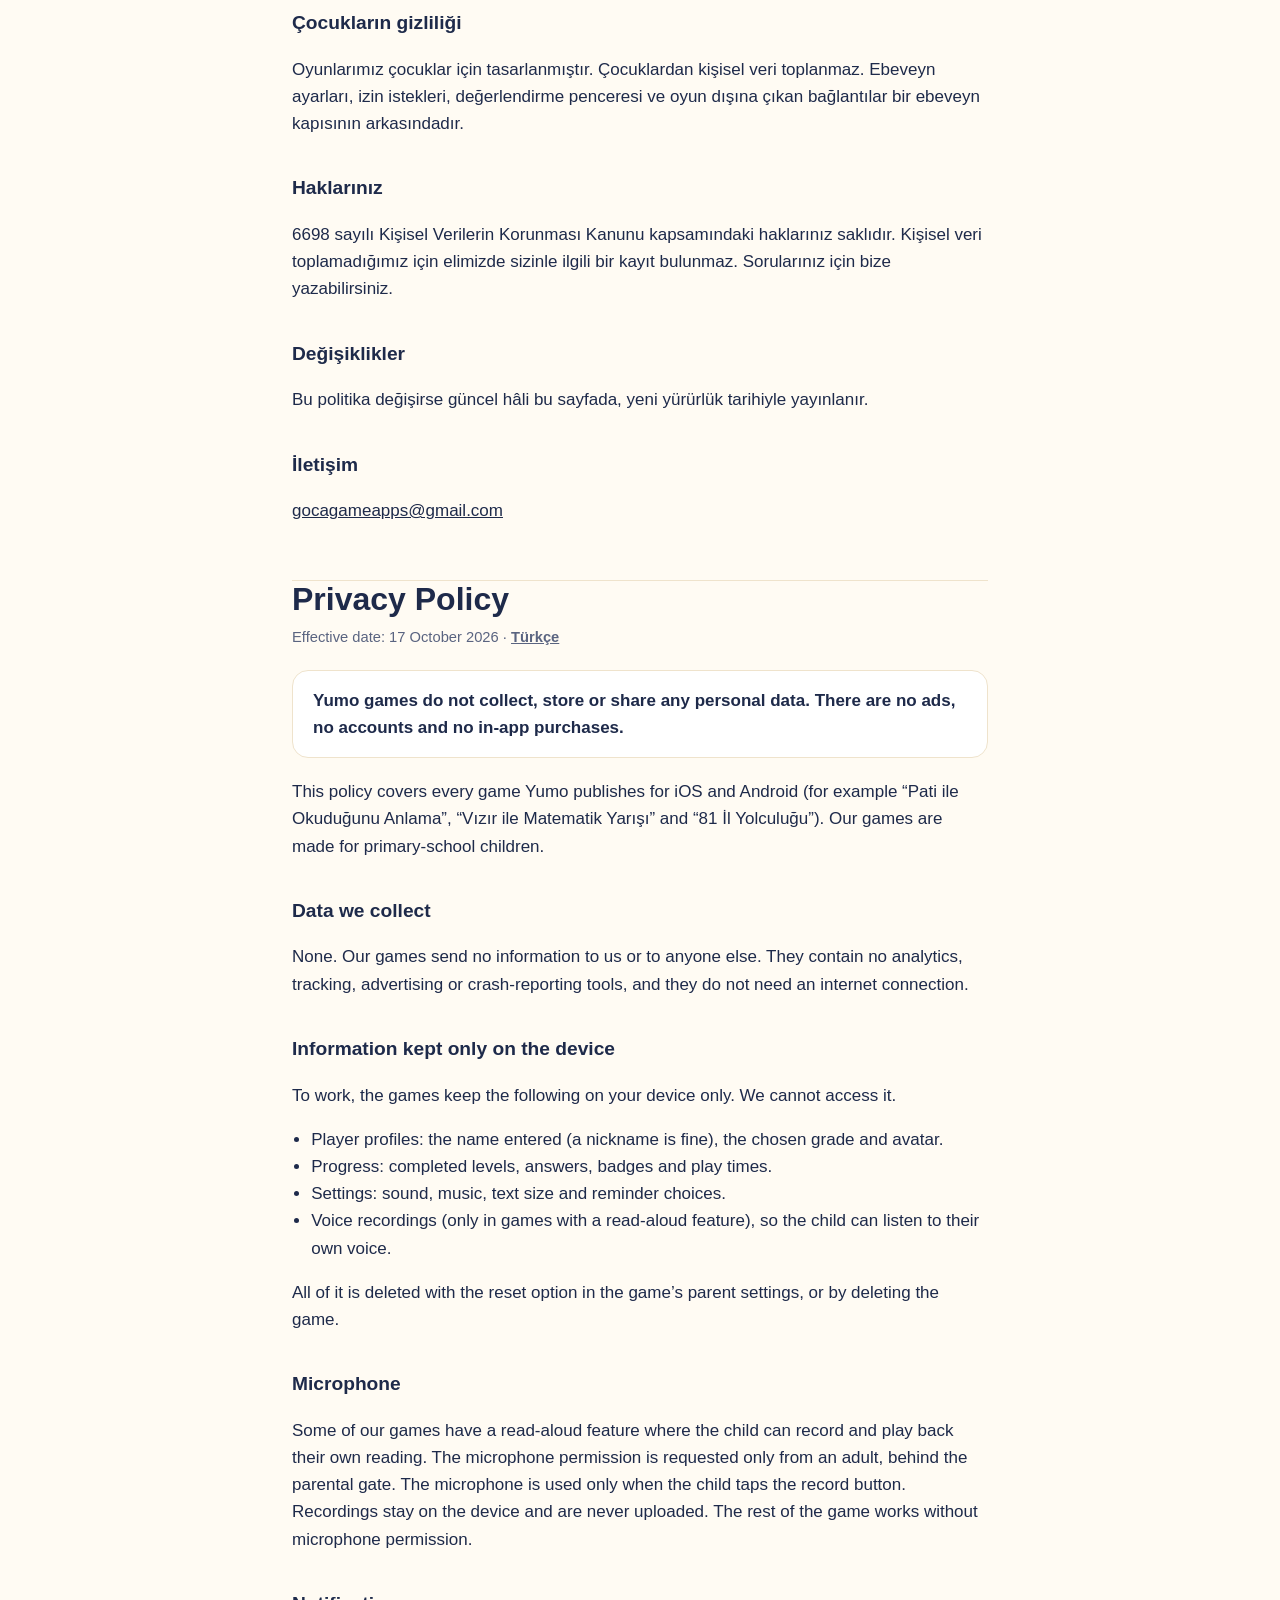
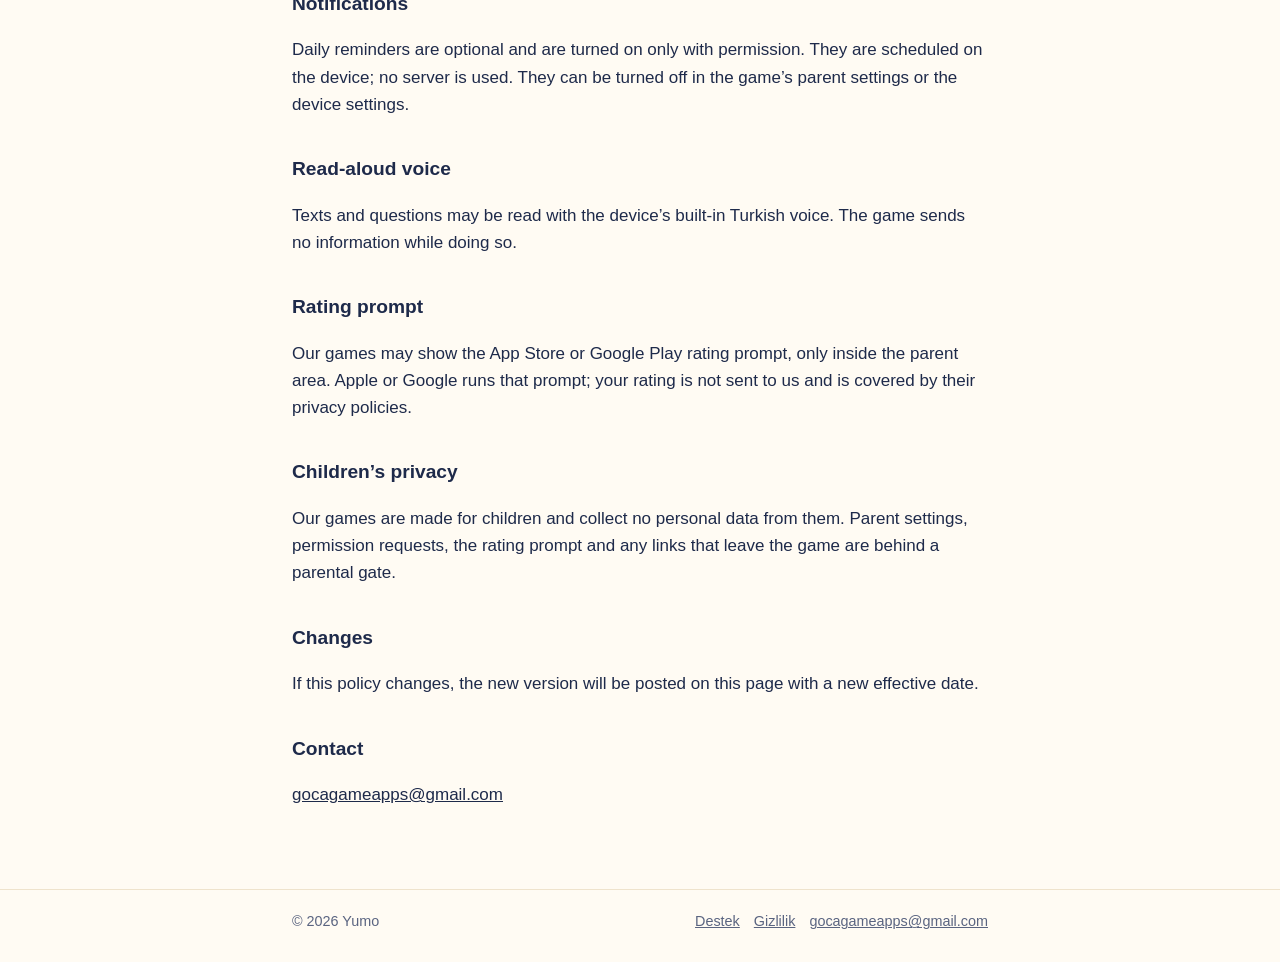
<file: pati/gizlilik/index.html>
<!doctype html>
<html lang="tr"><head><meta charset="utf-8"><meta name="viewport" content="width=device-width, initial-scale=1">
<title>Yumo: Gizlilik Politikası</title>
<link rel="canonical" href="https://sedat-games.github.io/Yumo/gizlilik/">
<meta http-equiv="refresh" content="0; url=../../gizlilik/">
</head><body><p>Gizlilik politikası taşındı: <a href="../../gizlilik/">sedat-games.github.io/Yumo/gizlilik</a></p></body></html>
</file>
<file: assets/site.css>
/* Yumo site: one look for every page (home, support, privacy). */
:root{
  --cream:#FFFBF3; --navy:#1E2A4A; --yellow:#FFC93C; --orange:#FF7A3D; --teal:#2BB3A8;
  --bg:var(--cream); --ink:var(--navy); --soft:#5A6480; --line:#EFE3CC; --card:#FFFFFF; --band:var(--yellow);
}
@media (prefers-color-scheme: dark){
  :root:not([data-theme="light"]){ --bg:#141C33; --ink:#FFFBF3; --soft:#B8C0D6; --line:#2A3556; --card:#1E2A4A; }
}
*{box-sizing:border-box}
html{scroll-behavior:smooth}
body{margin:0;background:var(--bg);color:var(--ink);font:17px/1.6 -apple-system,BlinkMacSystemFont,"Segoe UI",Roboto,"Helvetica Neue",Arial,sans-serif}
a{color:inherit}
img{max-width:100%;display:block}
.wrap{max-width:46rem;margin:0 auto;padding:0 20px}

/* header */
.top{border-bottom:1px solid var(--line);background:var(--bg)}
.top .wrap{display:flex;align-items:center;justify-content:space-between;gap:16px;min-height:68px}
.brand img{height:30px;width:auto}
@media (prefers-color-scheme: dark){ :root:not([data-theme="light"]) .brand img{filter:invert(1) hue-rotate(180deg) brightness(1.4)} }
nav{display:flex;gap:4px;flex-wrap:wrap}
nav a{text-decoration:none;font-weight:600;font-size:.95rem;padding:8px 12px;border-radius:999px}
nav a:hover{background:var(--line)}
nav a[aria-current="page"]{background:var(--yellow);color:#1E2A4A}

/* page */
main{padding:36px 0 64px}
h1{font-size:2rem;line-height:1.15;margin:0 0 8px}
h2{font-size:1.2rem;margin:36px 0 8px}
.lead{color:var(--soft);margin:0 0 24px}
.lang{font-size:.92rem;color:var(--soft);margin:0 0 20px}
.lang a{font-weight:600}

.contact{background:var(--yellow);color:#1E2A4A;border-radius:22px;padding:22px 24px;display:flex;gap:18px;align-items:center;margin:8px 0 28px}
.contact img{width:76px;height:auto;flex:none}
.contact p{margin:0}
.contact .mail{display:inline-block;margin-top:10px;background:#1E2A4A;color:#FFFBF3;text-decoration:none;font-weight:700;padding:10px 16px;border-radius:999px}
@media (max-width:480px){ .contact{flex-direction:column;align-items:flex-start} }

.app{display:flex;gap:14px;align-items:center;margin:28px 0 6px}
.app img{width:52px;height:52px;border-radius:12px}
.app b{display:block;font-size:1.1rem}
.app span{color:var(--soft);font-size:.9rem}

details{background:var(--card);border:1px solid var(--line);border-radius:16px;margin:10px 0;padding:0 18px}
summary{cursor:pointer;font-weight:700;padding:14px 0;list-style:none}
summary::-webkit-details-marker{display:none}
summary::after{content:"+";float:right;font-weight:400;color:var(--soft)}
details[open] summary::after{content:"–"}
details p{margin:0 0 14px}

.box{background:var(--card);border:1px solid var(--line);border-radius:16px;padding:16px 20px;margin:20px 0}
.box p{margin:0;font-weight:600}
ul{padding-left:1.2rem}
hr{border:0;border-top:1px solid var(--line);margin:56px 0 0}

/* home */
.hero{background:var(--band);color:#1E2A4A}
.hero .wrap{display:flex;align-items:center;gap:28px;padding-top:40px;padding-bottom:40px}
.hero img{width:150px;height:auto;flex:none}
.hero h1{font-size:2.2rem}
.hero p{margin:0;font-size:1.1rem}
@media (max-width:560px){ .hero .wrap{flex-direction:column;align-items:flex-start} .hero img{width:110px} }
.game{display:flex;gap:18px;align-items:flex-start;background:var(--card);border:1px solid var(--line);border-radius:22px;padding:20px;margin:16px 0}
.game img{width:84px;height:84px;border-radius:18px;flex:none}
.game h2{margin:0 0 4px}
.game p{margin:0 0 8px}
.links{display:flex;gap:14px;flex-wrap:wrap;font-weight:600;font-size:.95rem}

/* footer */
footer{border-top:1px solid var(--line);color:var(--soft);font-size:.9rem}
footer .wrap{display:flex;justify-content:space-between;gap:12px;flex-wrap:wrap;padding-top:20px;padding-bottom:28px}
footer a{margin-left:14px}
footer a:first-child{margin-left:0}
</file>
